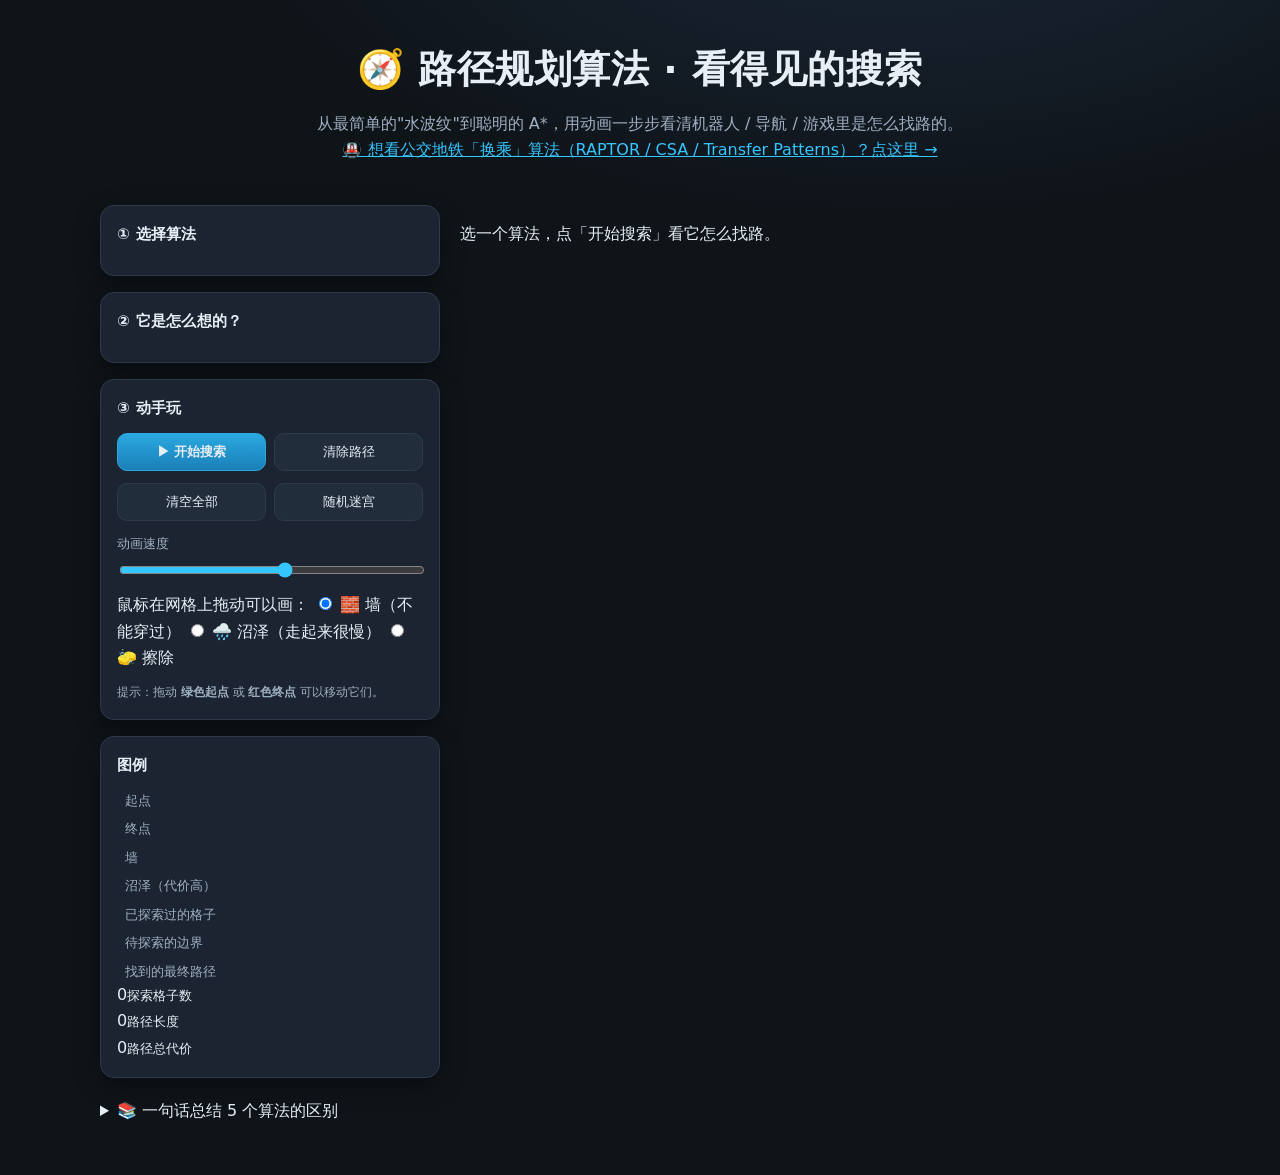
<file: index.html>
<!DOCTYPE html>
<html lang="zh-CN">
<head>
  <meta charset="UTF-8" />
  <meta name="viewport" content="width=device-width, initial-scale=1.0" />
  <title>路径规划算法 · 网页互动讲解</title>
  <link rel="stylesheet" href="style.css?v=3" />
</head>
<body>
  <header class="hero">
    <h1>🧭 路径规划算法 · 看得见的搜索</h1>
    <p class="subtitle">
      从最简单的"水波纹"到聪明的 A*，用动画一步步看清机器人 / 导航 / 游戏里是怎么找路的。
    </p>
    <p class="subtitle"><a href="transit.html" style="color:var(--accent)">🚇 想看公交地铁「换乘」算法（RAPTOR / CSA / Transfer Patterns）？点这里 →</a></p>
  </header>

  <main class="layout">
    <!-- 左侧：控制面板 + 讲解 -->
    <aside class="sidebar">
      <section class="panel">
        <h2>① 选择算法</h2>
        <div class="algo-list" id="algoList">
          <!-- 由 JS 注入 -->
        </div>
      </section>

      <section class="panel" id="explainPanel">
        <h2>② 它是怎么想的？</h2>
        <div class="explain" id="explain">
          <!-- 由 JS 注入 -->
        </div>
      </section>

      <section class="panel">
        <h2>③ 动手玩</h2>
        <div class="controls">
          <div class="ctrl-row">
            <button id="runBtn" class="btn btn-primary">▶ 开始搜索</button>
            <button id="clearPathBtn" class="btn">清除路径</button>
          </div>
          <div class="ctrl-row">
            <button id="resetWallBtn" class="btn">清空全部</button>
            <button id="mazeBtn" class="btn">随机迷宫</button>
          </div>

          <label class="slider-label">
            动画速度
            <input type="range" id="speed" min="1" max="100" value="55" />
          </label>

          <div class="tool-picker" id="toolPicker">
            <span class="tool-title">鼠标在网格上拖动可以画：</span>
            <label><input type="radio" name="tool" value="wall" checked /> 🧱 墙（不能穿过）</label>
            <label><input type="radio" name="tool" value="weight" /> 🌧️ 沼泽（走起来很慢）</label>
            <label><input type="radio" name="tool" value="erase" /> 🧽 擦除</label>
          </div>
          <p class="hint">提示：拖动 <b>绿色起点</b> 或 <b>红色终点</b> 可以移动它们。</p>
        </div>
      </section>

      <section class="panel legend-panel">
        <h2>图例</h2>
        <ul class="legend">
          <li><span class="sw start"></span> 起点</li>
          <li><span class="sw end"></span> 终点</li>
          <li><span class="sw wall"></span> 墙</li>
          <li><span class="sw weight"></span> 沼泽（代价高）</li>
          <li><span class="sw visited"></span> 已探索过的格子</li>
          <li><span class="sw frontier"></span> 待探索的边界</li>
          <li><span class="sw path"></span> 找到的最终路径</li>
        </ul>
        <div class="stats" id="stats">
          <div><span class="num" id="statVisited">0</span><small>探索格子数</small></div>
          <div><span class="num" id="statLength">0</span><small>路径长度</small></div>
          <div><span class="num" id="statCost">0</span><small>路径总代价</small></div>
        </div>
      </section>
    </aside>

    <!-- 右侧：网格 -->
    <section class="grid-area">
      <div class="grid-wrap">
        <div id="grid" class="grid" aria-label="寻路网格"></div>
      </div>
      <p class="caption" id="caption">选一个算法，点「开始搜索」看它怎么找路。</p>
    </section>
  </main>

  <footer class="foot">
    <details>
      <summary>📚 一句话总结 5 个算法的区别</summary>
      <div class="summary-grid">
        <div><b>BFS 广度优先</b><span>像水波一圈圈扩散，盲目但保证步数最短。</span></div>
        <div><b>DFS 深度优先</b><span>一条路走到黑，撞墙再回头，能找到路但常常绕远。</span></div>
        <div><b>Dijkstra</b><span>BFS 的加强版，会算"代价"，沼泽会绕开，仍是盲目扩散。</span></div>
        <div><b>贪婪最佳优先</b><span>只盯着终点猛冲，速度快但容易被墙骗、不保证最优。</span></div>
        <div><b>A*</b><span>既看"已走多远"又看"还差多远"，又快又能找到最优路径。</span></div>
      </div>
    </details>
  </footer>

  <script src="script.js?v=3"></script>
</body>
</html>
</file>
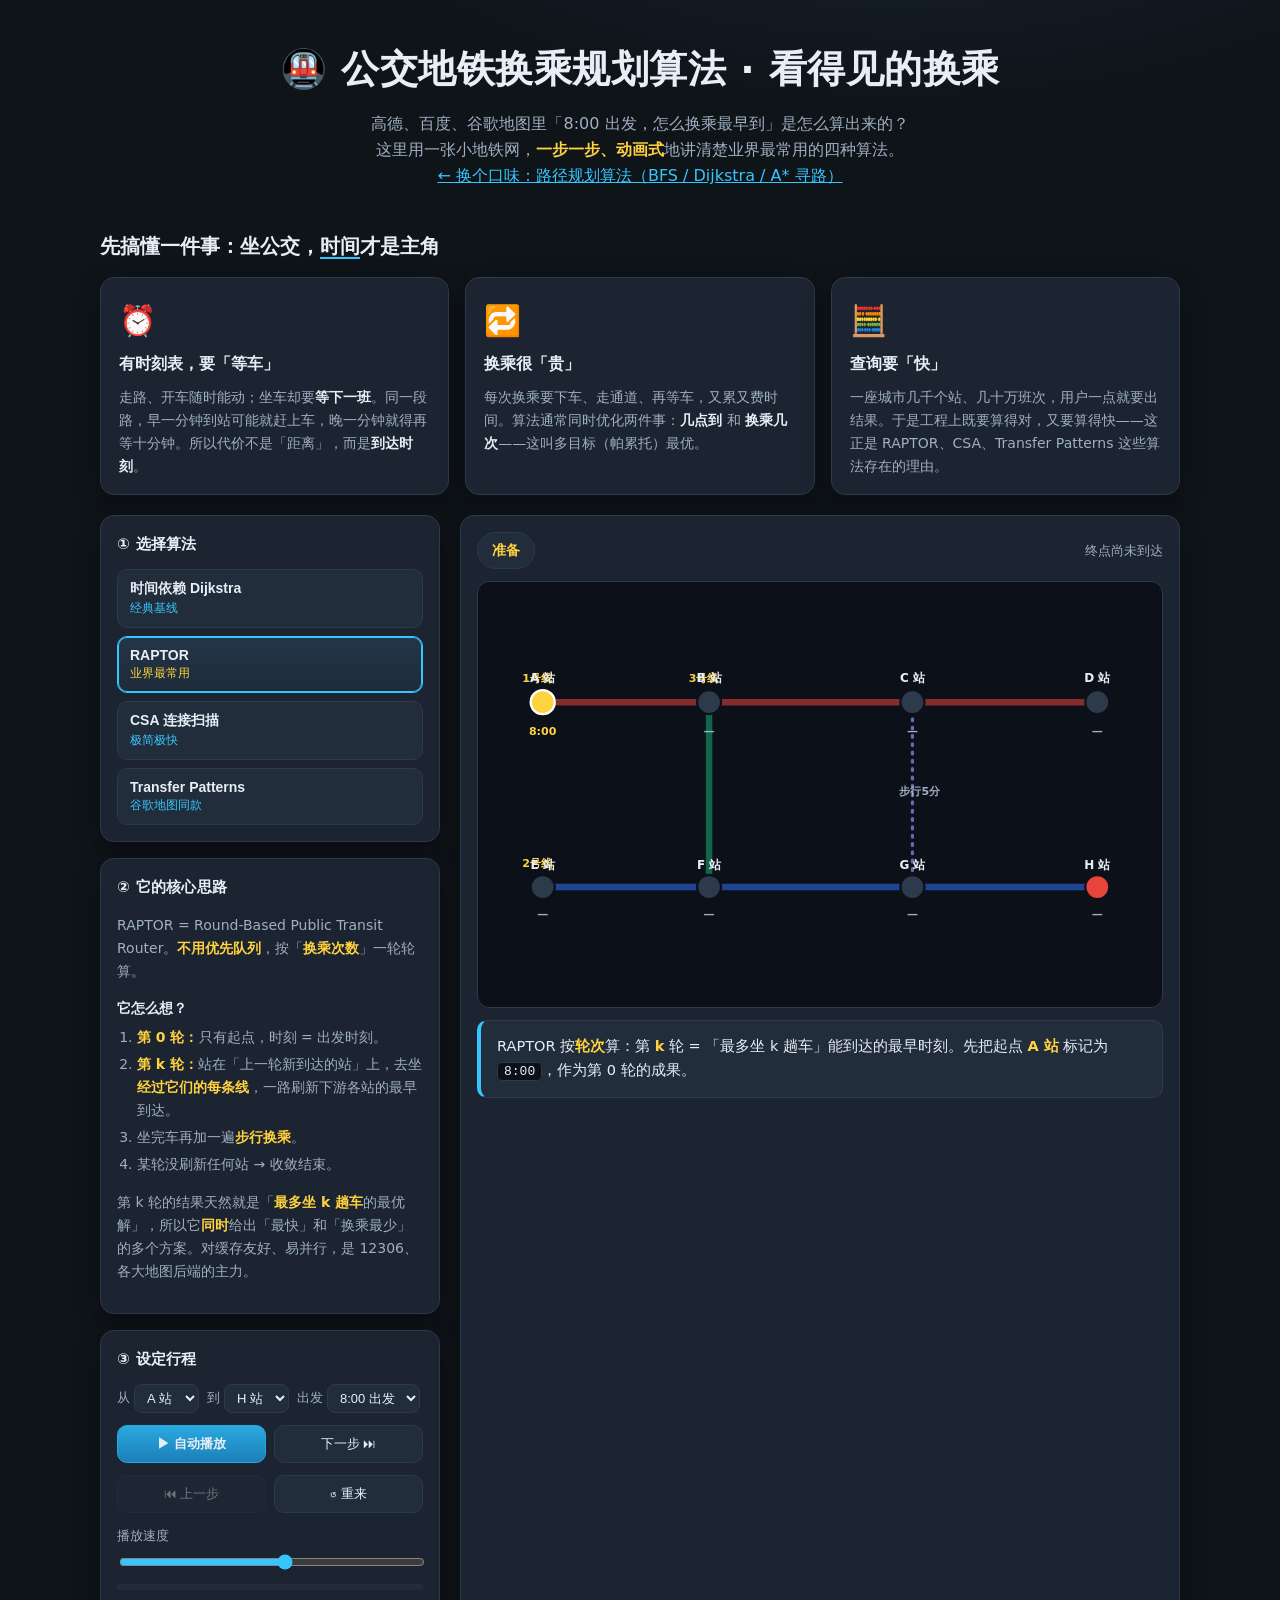
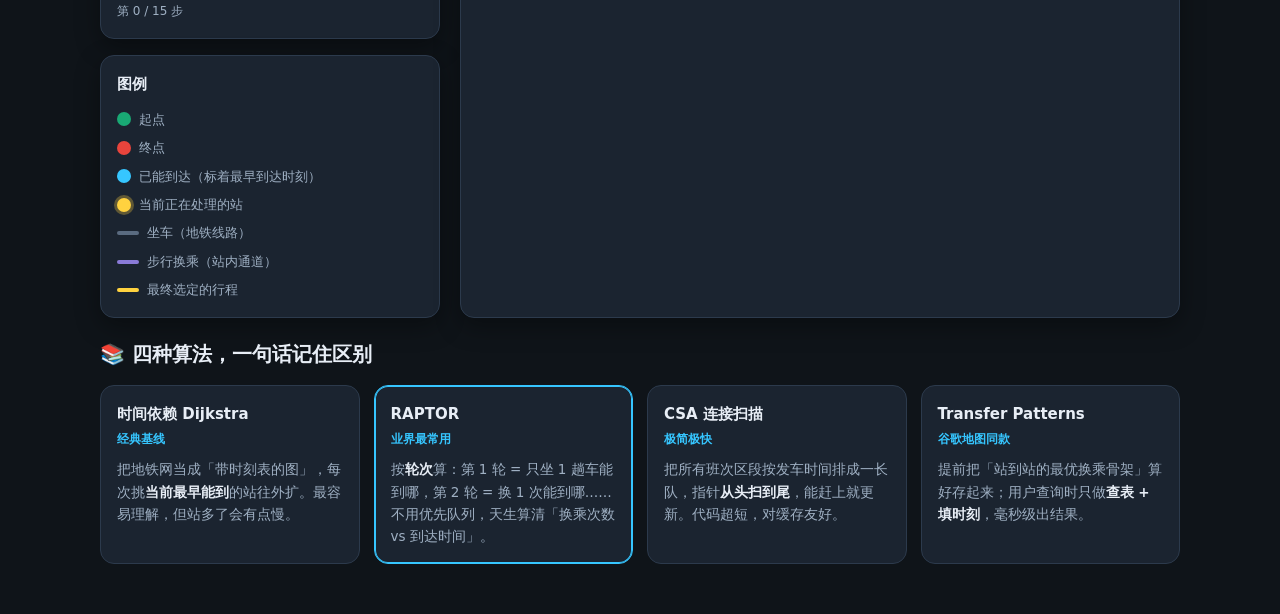
<file: transit.html>
<!DOCTYPE html>
<html lang="zh-CN">
<head>
  <meta charset="UTF-8" />
  <meta name="viewport" content="width=device-width, initial-scale=1.0" />
  <title>公交地铁换乘规划算法 · 一步一步看懂</title>
  <link rel="stylesheet" href="transit.css?v=1" />
</head>
<body>
  <header class="hero">
    <h1>🚇 公交地铁换乘规划算法 · 看得见的换乘</h1>
    <p class="subtitle">
      高德、百度、谷歌地图里「8:00 出发，怎么换乘最早到」是怎么算出来的？<br/>
      这里用一张小地铁网，<b>一步一步、动画式</b>地讲清楚业界最常用的四种算法。
    </p>
    <p class="subtitle"><a href="index.html" style="color:var(--accent)">← 换个口味：路径规划算法（BFS / Dijkstra / A* 寻路）</a></p>
  </header>

  <!-- 为什么坐车的算法跟走路 / 开车不一样 -->
  <section class="intro">
    <h2>先搞懂一件事：坐公交，<u>时间</u>才是主角</h2>
    <div class="intro-grid">
      <div class="intro-card">
        <span class="big">⏰</span>
        <h3>有时刻表，要「等车」</h3>
        <p>走路、开车随时能动；坐车却要<b>等下一班</b>。同一段路，早一分钟到站可能就赶上车，晚一分钟就得再等十分钟。所以代价不是「距离」，而是<b>到达时刻</b>。</p>
      </div>
      <div class="intro-card">
        <span class="big">🔁</span>
        <h3>换乘很「贵」</h3>
        <p>每次换乘要下车、走通道、再等车，又累又费时间。算法通常同时优化两件事：<b>几点到</b> 和 <b>换乘几次</b>——这叫多目标（帕累托）最优。</p>
      </div>
      <div class="intro-card">
        <span class="big">🧮</span>
        <h3>查询要「快」</h3>
        <p>一座城市几千个站、几十万班次，用户一点就要出结果。于是工程上既要算得对，又要算得快——这正是 RAPTOR、CSA、Transfer&nbsp;Patterns 这些算法存在的理由。</p>
      </div>
    </div>
  </section>

  <main class="layout">
    <!-- 左侧：算法选择 + 讲解 + 控制 -->
    <aside class="sidebar">
      <section class="panel">
        <h2>① 选择算法</h2>
        <div class="algo-list" id="algoList"><!-- JS 注入 --></div>
      </section>

      <section class="panel" id="explainPanel">
        <h2>② 它的核心思路</h2>
        <div class="explain" id="explain"><!-- JS 注入 --></div>
      </section>

      <section class="panel">
        <h2>③ 设定行程</h2>
        <div class="controls">
          <div class="ctrl-row query">
            <label>从 <select id="srcSel"></select></label>
            <label>到 <select id="dstSel"></select></label>
            <label>出发 <select id="depSel"></select></label>
          </div>
          <div class="ctrl-row">
            <button id="playBtn" class="btn btn-primary">▶ 自动播放</button>
            <button id="stepBtn" class="btn">下一步 ⏭</button>
          </div>
          <div class="ctrl-row">
            <button id="prevBtn" class="btn">⏮ 上一步</button>
            <button id="resetBtn" class="btn">↺ 重来</button>
          </div>
          <label class="slider-label">
            播放速度
            <input type="range" id="speed" min="1" max="100" value="55" />
          </label>
          <div class="progress"><div class="progress-bar" id="progressBar"></div></div>
          <p class="hint" id="progressText">第 0 / 0 步</p>
        </div>
      </section>

      <section class="panel legend-panel">
        <h2>图例</h2>
        <ul class="legend">
          <li><span class="dot src"></span> 起点</li>
          <li><span class="dot dst"></span> 终点</li>
          <li><span class="dot reached"></span> 已能到达（标着最早到达时刻）</li>
          <li><span class="dot active"></span> 当前正在处理的站</li>
          <li><span class="line ride"></span> 坐车（地铁线路）</li>
          <li><span class="line walk"></span> 步行换乘（站内通道）</li>
          <li><span class="line path"></span> 最终选定的行程</li>
        </ul>
      </section>
    </aside>

    <!-- 右侧：地图 + 解说 -->
    <section class="stage">
      <div class="stage-head">
        <div class="round-badge" id="roundBadge">准备就绪</div>
        <div class="result-chip" id="resultChip">点「下一步」或「自动播放」开始</div>
      </div>

      <div class="map-wrap">
        <svg id="map" viewBox="0 0 740 460" aria-label="地铁网络图"></svg>
      </div>

      <!-- CSA 专用：连接（班次区段）扫描条 -->
      <div class="conn-strip" id="connStrip" hidden>
        <div class="conn-strip-title">所有「区段」按<b>发车时刻</b>排好队，指针从左往右扫一遍：</div>
        <div class="conn-track" id="connTrack"></div>
      </div>

      <div class="narration" id="narration">选好算法和行程，点下面的按钮，跟着解说一步步看。</div>
    </section>
  </main>

  <!-- 对比总结 -->
  <footer class="foot">
    <h2>📚 四种算法，一句话记住区别</h2>
    <div class="cmp">
      <div class="cmp-card">
        <h4>时间依赖 Dijkstra</h4>
        <p class="tag">经典基线</p>
        <p>把地铁网当成「带时刻表的图」，每次挑<b>当前最早能到</b>的站往外扩。最容易理解，但站多了会有点慢。</p>
      </div>
      <div class="cmp-card highlight">
        <h4>RAPTOR</h4>
        <p class="tag">业界最常用</p>
        <p>按<b>轮次</b>算：第 1 轮 = 只坐 1 趟车能到哪，第 2 轮 = 换 1 次能到哪……不用优先队列，天生算清「换乘次数 vs 到达时间」。</p>
      </div>
      <div class="cmp-card">
        <h4>CSA 连接扫描</h4>
        <p class="tag">极简极快</p>
        <p>把所有班次区段按发车时间排成一长队，指针<b>从头扫到尾</b>，能赶上就更新。代码超短，对缓存友好。</p>
      </div>
      <div class="cmp-card">
        <h4>Transfer Patterns</h4>
        <p class="tag">谷歌地图同款</p>
        <p>提前把「站到站的最优换乘骨架」算好存起来；用户查询时只做<b>查表 + 填时刻</b>，毫秒级出结果。</p>
      </div>
    </div>
  </footer>

  <script src="transit.js?v=1"></script>
</body>
</html>
</file>
<file: style.css>
:root {
  --bg: #0f1419;
  --bg-soft: #161d26;
  --panel: #1b2430;
  --panel-2: #222d3b;
  --ink: #e8eef6;
  --ink-soft: #9fb0c3;
  --line: #2c3a4c;
  --accent: #36c6ff;
  --accent-2: #ffd23f;
  --src: #19a974;
  --dst: #e8443c;
  --reached: #36c6ff;
  --active: #ffd23f;
  --ride: #5a6b80;
  --walk: #8a7bd8;
  --path: #ffd23f;
  --shadow: 0 8px 24px rgba(0,0,0,.35);
  --radius: 14px;
}

* { box-sizing: border-box; }
html, body { margin: 0; padding: 0; }
body {
  background: radial-gradient(1200px 600px at 70% -10%, #1a2738 0%, var(--bg) 55%);
  color: var(--ink);
  font-family: "PingFang SC", "Microsoft YaHei", system-ui, -apple-system, Segoe UI, Roboto, sans-serif;
  line-height: 1.65;
}

/* ---------- Hero ---------- */
.hero {
  text-align: center;
  padding: 38px 20px 22px;
}
.hero h1 { margin: 0 0 10px; font-size: clamp(24px, 3.4vw, 38px); letter-spacing: .5px; }
.subtitle { margin: 0 auto; max-width: 760px; color: var(--ink-soft); font-size: 16px; }
.subtitle b { color: var(--accent-2); }

/* ---------- Intro ---------- */
.intro { max-width: 1120px; margin: 6px auto 8px; padding: 0 20px; }
.intro h2 { font-size: 20px; margin: 18px 0 14px; }
.intro h2 u { text-decoration-color: var(--accent); text-underline-offset: 4px; }
.intro-grid { display: grid; grid-template-columns: repeat(3, 1fr); gap: 16px; }
.intro-card {
  background: var(--panel); border: 1px solid var(--line);
  border-radius: var(--radius); padding: 18px 18px 16px; box-shadow: var(--shadow);
}
.intro-card .big { font-size: 30px; display: block; margin-bottom: 6px; }
.intro-card h3 { margin: 0 0 8px; font-size: 16px; }
.intro-card p { margin: 0; color: var(--ink-soft); font-size: 14px; }
.intro-card b { color: var(--ink); }

/* ---------- Layout ---------- */
.layout {
  display: grid; grid-template-columns: 340px 1fr; gap: 20px;
  max-width: 1120px; margin: 20px auto; padding: 0 20px;
}
.sidebar { display: flex; flex-direction: column; gap: 16px; }
.panel {
  background: var(--panel); border: 1px solid var(--line);
  border-radius: var(--radius); padding: 16px; box-shadow: var(--shadow);
}
.panel h2 { margin: 0 0 12px; font-size: 15px; color: var(--ink); letter-spacing: .3px; }

/* ---------- Algorithm list ---------- */
.algo-list { display: flex; flex-direction: column; gap: 8px; }
.algo-btn {
  text-align: left; background: var(--panel-2); border: 1px solid var(--line);
  color: var(--ink); border-radius: 10px; padding: 10px 12px; cursor: pointer;
  transition: .15s; display: flex; flex-direction: column; gap: 2px;
}
.algo-btn:hover { border-color: var(--accent); transform: translateY(-1px); }
.algo-btn.active { border-color: var(--accent); background: linear-gradient(180deg, #243648, #1d2a39); box-shadow: 0 0 0 1px var(--accent) inset; }
.algo-btn .name { font-weight: 700; font-size: 14px; }
.algo-btn .tag { font-size: 12px; color: var(--accent); }
.algo-btn.active .tag { color: var(--accent-2); }

/* ---------- Explain ---------- */
.explain { font-size: 14px; color: var(--ink-soft); }
.explain h4 { color: var(--ink); margin: 12px 0 6px; font-size: 14px; }
.explain ol { margin: 6px 0; padding-left: 20px; }
.explain li { margin: 4px 0; }
.explain b { color: var(--accent-2); }
.explain .pill {
  display: inline-block; background: var(--panel-2); border: 1px solid var(--line);
  border-radius: 999px; padding: 1px 9px; font-size: 12px; margin: 2px 4px 2px 0; color: var(--ink);
}

/* ---------- Controls ---------- */
.controls { display: flex; flex-direction: column; gap: 12px; }
.ctrl-row { display: flex; gap: 8px; }
.ctrl-row.query { flex-wrap: wrap; }
.ctrl-row.query label { font-size: 13px; color: var(--ink-soft); display: flex; align-items: center; gap: 4px; }
select {
  background: var(--panel-2); color: var(--ink); border: 1px solid var(--line);
  border-radius: 8px; padding: 5px 8px; font-size: 13px;
}
.btn {
  flex: 1; cursor: pointer; border: 1px solid var(--line); background: var(--panel-2);
  color: var(--ink); border-radius: 10px; padding: 9px 10px; font-size: 13px; transition: .15s;
}
.btn:hover { border-color: var(--accent); }
.btn:disabled { opacity: .4; cursor: not-allowed; }
.btn-primary { background: linear-gradient(180deg, #2aa9e0, #1b7fb8); border-color: #2aa9e0; font-weight: 700; }
.slider-label { font-size: 13px; color: var(--ink-soft); display: flex; flex-direction: column; gap: 6px; }
input[type="range"] { width: 100%; accent-color: var(--accent); }
.progress { height: 6px; background: var(--panel-2); border-radius: 999px; overflow: hidden; }
.progress-bar { height: 100%; width: 0; background: linear-gradient(90deg, var(--accent), var(--accent-2)); transition: width .2s; }
.hint { margin: 0; font-size: 12px; color: var(--ink-soft); }

/* ---------- Legend ---------- */
.legend { list-style: none; margin: 0; padding: 0; display: flex; flex-direction: column; gap: 7px; font-size: 13px; color: var(--ink-soft); }
.legend li { display: flex; align-items: center; gap: 8px; }
.dot { width: 14px; height: 14px; border-radius: 50%; display: inline-block; flex: none; }
.dot.src { background: var(--src); }
.dot.dst { background: var(--dst); }
.dot.reached { background: var(--reached); }
.dot.active { background: var(--active); box-shadow: 0 0 0 3px rgba(255,210,63,.3); }
.legend .line { width: 22px; height: 4px; border-radius: 3px; display: inline-block; flex: none; }
.legend .line.ride { background: var(--ride); }
.legend .line.walk { background: var(--walk); background-image: repeating-linear-gradient(90deg, var(--walk) 0 4px, transparent 4px 8px); }
.legend .line.path { background: var(--path); }

/* ---------- Stage ---------- */
.stage {
  background: var(--panel); border: 1px solid var(--line);
  border-radius: var(--radius); padding: 16px; box-shadow: var(--shadow);
  display: flex; flex-direction: column; gap: 12px;
}
.stage-head { display: flex; justify-content: space-between; align-items: center; gap: 12px; flex-wrap: wrap; }
.round-badge {
  background: var(--panel-2); border: 1px solid var(--line); border-radius: 999px;
  padding: 6px 14px; font-weight: 700; font-size: 14px; color: var(--accent-2);
}
.result-chip { font-size: 13px; color: var(--ink-soft); }
.result-chip b { color: var(--src); }

.map-wrap { background: #0c1119; border: 1px solid var(--line); border-radius: 12px; overflow: hidden; }
#map { width: 100%; height: auto; display: block; }

/* SVG element styling */
.edge-ride { stroke-width: 7; fill: none; stroke-linecap: round; opacity: .55; }
.edge-walk { stroke: var(--walk); stroke-width: 3.5; fill: none; stroke-dasharray: 2 7; stroke-linecap: round; opacity: .8; }
.edge-highlight { stroke: var(--active); stroke-width: 9; fill: none; stroke-linecap: round; opacity: .9; }
.edge-path { stroke: var(--path); stroke-width: 9; fill: none; stroke-linecap: round; }
.edge-path.walk { stroke-dasharray: 3 8; }

.stop-circle { stroke: #0c1119; stroke-width: 2.5; fill: #2c3a4c; transition: fill .25s, r .2s; }
.stop-circle.reached { fill: var(--reached); }
.stop-circle.src { fill: var(--src); }
.stop-circle.dst { fill: var(--dst); }
.stop-circle.active { fill: var(--active); stroke: #fff; }
.stop-name { fill: var(--ink); font-size: 13px; font-weight: 700; text-anchor: middle; }
.stop-time { fill: var(--accent-2); font-size: 12px; font-weight: 700; text-anchor: middle; }
.stop-time.dim { fill: var(--ink-soft); }
@keyframes pulse { 0%,100% { r: 13; } 50% { r: 17; } }
.stop-circle.active { animation: pulse 1.1s ease-in-out infinite; }

/* ---------- CSA connection strip ---------- */
.conn-strip { background: #0c1119; border: 1px solid var(--line); border-radius: 12px; padding: 12px; }
.conn-strip-title { font-size: 13px; color: var(--ink-soft); margin-bottom: 10px; }
.conn-strip-title b { color: var(--accent-2); }
.conn-track { display: flex; gap: 6px; overflow-x: auto; padding-bottom: 6px; }
.conn-cell {
  flex: none; min-width: 66px; border: 1px solid var(--line); border-radius: 8px;
  padding: 6px 8px; background: var(--panel-2); font-size: 12px; text-align: center;
  transition: .15s; opacity: .5;
}
.conn-cell .seg { font-weight: 700; }
.conn-cell .tm { color: var(--ink-soft); font-size: 11px; }
.conn-cell.done { opacity: .85; }
.conn-cell.used { border-color: var(--src); box-shadow: 0 0 0 1px var(--src) inset; }
.conn-cell.cur { opacity: 1; border-color: var(--active); box-shadow: 0 0 0 2px var(--active) inset; transform: translateY(-3px); }

/* ---------- Narration ---------- */
.narration {
  background: var(--panel-2); border: 1px solid var(--line); border-left: 4px solid var(--accent);
  border-radius: 10px; padding: 14px 16px; font-size: 14.5px; min-height: 60px;
}
.narration b { color: var(--accent-2); }
.narration .ok { color: var(--src); font-weight: 700; }
.narration .skip { color: var(--dst); }
.narration code { background: #0c1119; border: 1px solid var(--line); border-radius: 5px; padding: 1px 6px; font-size: 13px; }

/* ---------- Footer compare ---------- */
.foot { max-width: 1120px; margin: 12px auto 50px; padding: 0 20px; }
.foot h2 { font-size: 20px; margin: 18px 0 14px; }
.cmp { display: grid; grid-template-columns: repeat(4, 1fr); gap: 14px; }
.cmp-card { background: var(--panel); border: 1px solid var(--line); border-radius: var(--radius); padding: 16px; }
.cmp-card.highlight { border-color: var(--accent); box-shadow: 0 0 0 1px var(--accent) inset; }
.cmp-card h4 { margin: 0 0 4px; font-size: 15px; }
.cmp-card .tag { margin: 0 0 8px; font-size: 12px; color: var(--accent); font-weight: 700; }
.cmp-card p { margin: 0; font-size: 13.5px; color: var(--ink-soft); }
.cmp-card b { color: var(--ink); }

/* ---------- Responsive ---------- */
@media (max-width: 900px) {
  .layout { grid-template-columns: 1fr; }
  .intro-grid { grid-template-columns: 1fr; }
  .cmp { grid-template-columns: 1fr 1fr; }
}
@media (max-width: 560px) {
  .cmp { grid-template-columns: 1fr; }
}
</file>
<file: transit.css>
:root {
  --bg: #0f1419;
  --bg-soft: #161d26;
  --panel: #1b2430;
  --panel-2: #222d3b;
  --ink: #e8eef6;
  --ink-soft: #9fb0c3;
  --line: #2c3a4c;
  --accent: #36c6ff;
  --accent-2: #ffd23f;
  --src: #19a974;
  --dst: #e8443c;
  --reached: #36c6ff;
  --active: #ffd23f;
  --ride: #5a6b80;
  --walk: #8a7bd8;
  --path: #ffd23f;
  --shadow: 0 8px 24px rgba(0,0,0,.35);
  --radius: 14px;
}

* { box-sizing: border-box; }
html, body { margin: 0; padding: 0; }
body {
  background: radial-gradient(1200px 600px at 70% -10%, #1a2738 0%, var(--bg) 55%);
  color: var(--ink);
  font-family: "PingFang SC", "Microsoft YaHei", system-ui, -apple-system, Segoe UI, Roboto, sans-serif;
  line-height: 1.65;
}

/* ---------- Hero ---------- */
.hero {
  text-align: center;
  padding: 38px 20px 22px;
}
.hero h1 { margin: 0 0 10px; font-size: clamp(24px, 3.4vw, 38px); letter-spacing: .5px; }
.subtitle { margin: 0 auto; max-width: 760px; color: var(--ink-soft); font-size: 16px; }
.subtitle b { color: var(--accent-2); }

/* ---------- Intro ---------- */
.intro { max-width: 1120px; margin: 6px auto 8px; padding: 0 20px; }
.intro h2 { font-size: 20px; margin: 18px 0 14px; }
.intro h2 u { text-decoration-color: var(--accent); text-underline-offset: 4px; }
.intro-grid { display: grid; grid-template-columns: repeat(3, 1fr); gap: 16px; }
.intro-card {
  background: var(--panel); border: 1px solid var(--line);
  border-radius: var(--radius); padding: 18px 18px 16px; box-shadow: var(--shadow);
}
.intro-card .big { font-size: 30px; display: block; margin-bottom: 6px; }
.intro-card h3 { margin: 0 0 8px; font-size: 16px; }
.intro-card p { margin: 0; color: var(--ink-soft); font-size: 14px; }
.intro-card b { color: var(--ink); }

/* ---------- Layout ---------- */
.layout {
  display: grid; grid-template-columns: 340px 1fr; gap: 20px;
  max-width: 1120px; margin: 20px auto; padding: 0 20px;
}
.sidebar { display: flex; flex-direction: column; gap: 16px; }
.panel {
  background: var(--panel); border: 1px solid var(--line);
  border-radius: var(--radius); padding: 16px; box-shadow: var(--shadow);
}
.panel h2 { margin: 0 0 12px; font-size: 15px; color: var(--ink); letter-spacing: .3px; }

/* ---------- Algorithm list ---------- */
.algo-list { display: flex; flex-direction: column; gap: 8px; }
.algo-btn {
  text-align: left; background: var(--panel-2); border: 1px solid var(--line);
  color: var(--ink); border-radius: 10px; padding: 10px 12px; cursor: pointer;
  transition: .15s; display: flex; flex-direction: column; gap: 2px;
}
.algo-btn:hover { border-color: var(--accent); transform: translateY(-1px); }
.algo-btn.active { border-color: var(--accent); background: linear-gradient(180deg, #243648, #1d2a39); box-shadow: 0 0 0 1px var(--accent) inset; }
.algo-btn .name { font-weight: 700; font-size: 14px; }
.algo-btn .tag { font-size: 12px; color: var(--accent); }
.algo-btn.active .tag { color: var(--accent-2); }

/* ---------- Explain ---------- */
.explain { font-size: 14px; color: var(--ink-soft); }
.explain h4 { color: var(--ink); margin: 12px 0 6px; font-size: 14px; }
.explain ol { margin: 6px 0; padding-left: 20px; }
.explain li { margin: 4px 0; }
.explain b { color: var(--accent-2); }
.explain .pill {
  display: inline-block; background: var(--panel-2); border: 1px solid var(--line);
  border-radius: 999px; padding: 1px 9px; font-size: 12px; margin: 2px 4px 2px 0; color: var(--ink);
}

/* ---------- Controls ---------- */
.controls { display: flex; flex-direction: column; gap: 12px; }
.ctrl-row { display: flex; gap: 8px; }
.ctrl-row.query { flex-wrap: wrap; }
.ctrl-row.query label { font-size: 13px; color: var(--ink-soft); display: flex; align-items: center; gap: 4px; }
select {
  background: var(--panel-2); color: var(--ink); border: 1px solid var(--line);
  border-radius: 8px; padding: 5px 8px; font-size: 13px;
}
.btn {
  flex: 1; cursor: pointer; border: 1px solid var(--line); background: var(--panel-2);
  color: var(--ink); border-radius: 10px; padding: 9px 10px; font-size: 13px; transition: .15s;
}
.btn:hover { border-color: var(--accent); }
.btn:disabled { opacity: .4; cursor: not-allowed; }
.btn-primary { background: linear-gradient(180deg, #2aa9e0, #1b7fb8); border-color: #2aa9e0; font-weight: 700; }
.slider-label { font-size: 13px; color: var(--ink-soft); display: flex; flex-direction: column; gap: 6px; }
input[type="range"] { width: 100%; accent-color: var(--accent); }
.progress { height: 6px; background: var(--panel-2); border-radius: 999px; overflow: hidden; }
.progress-bar { height: 100%; width: 0; background: linear-gradient(90deg, var(--accent), var(--accent-2)); transition: width .2s; }
.hint { margin: 0; font-size: 12px; color: var(--ink-soft); }

/* ---------- Legend ---------- */
.legend { list-style: none; margin: 0; padding: 0; display: flex; flex-direction: column; gap: 7px; font-size: 13px; color: var(--ink-soft); }
.legend li { display: flex; align-items: center; gap: 8px; }
.dot { width: 14px; height: 14px; border-radius: 50%; display: inline-block; flex: none; }
.dot.src { background: var(--src); }
.dot.dst { background: var(--dst); }
.dot.reached { background: var(--reached); }
.dot.active { background: var(--active); box-shadow: 0 0 0 3px rgba(255,210,63,.3); }
.legend .line { width: 22px; height: 4px; border-radius: 3px; display: inline-block; flex: none; }
.legend .line.ride { background: var(--ride); }
.legend .line.walk { background: var(--walk); background-image: repeating-linear-gradient(90deg, var(--walk) 0 4px, transparent 4px 8px); }
.legend .line.path { background: var(--path); }

/* ---------- Stage ---------- */
.stage {
  background: var(--panel); border: 1px solid var(--line);
  border-radius: var(--radius); padding: 16px; box-shadow: var(--shadow);
  display: flex; flex-direction: column; gap: 12px;
}
.stage-head { display: flex; justify-content: space-between; align-items: center; gap: 12px; flex-wrap: wrap; }
.round-badge {
  background: var(--panel-2); border: 1px solid var(--line); border-radius: 999px;
  padding: 6px 14px; font-weight: 700; font-size: 14px; color: var(--accent-2);
}
.result-chip { font-size: 13px; color: var(--ink-soft); }
.result-chip b { color: var(--src); }

.map-wrap { background: #0c1119; border: 1px solid var(--line); border-radius: 12px; overflow: hidden; }
#map { width: 100%; height: auto; display: block; }

/* SVG element styling */
.edge-ride { stroke-width: 7; fill: none; stroke-linecap: round; opacity: .55; }
.edge-walk { stroke: var(--walk); stroke-width: 3.5; fill: none; stroke-dasharray: 2 7; stroke-linecap: round; opacity: .8; }
.edge-highlight { stroke: var(--active); stroke-width: 9; fill: none; stroke-linecap: round; opacity: .9; }
.edge-path { stroke: var(--path); stroke-width: 9; fill: none; stroke-linecap: round; }
.edge-path.walk { stroke-dasharray: 3 8; }

.stop-circle { stroke: #0c1119; stroke-width: 2.5; fill: #2c3a4c; transition: fill .25s, r .2s; }
.stop-circle.reached { fill: var(--reached); }
.stop-circle.src { fill: var(--src); }
.stop-circle.dst { fill: var(--dst); }
.stop-circle.active { fill: var(--active); stroke: #fff; }
.stop-name { fill: var(--ink); font-size: 13px; font-weight: 700; text-anchor: middle; }
.stop-time { fill: var(--accent-2); font-size: 12px; font-weight: 700; text-anchor: middle; }
.stop-time.dim { fill: var(--ink-soft); }
@keyframes pulse { 0%,100% { r: 13; } 50% { r: 17; } }
.stop-circle.active { animation: pulse 1.1s ease-in-out infinite; }

/* ---------- CSA connection strip ---------- */
.conn-strip { background: #0c1119; border: 1px solid var(--line); border-radius: 12px; padding: 12px; }
.conn-strip-title { font-size: 13px; color: var(--ink-soft); margin-bottom: 10px; }
.conn-strip-title b { color: var(--accent-2); }
.conn-track { display: flex; gap: 6px; overflow-x: auto; padding-bottom: 6px; }
.conn-cell {
  flex: none; min-width: 66px; border: 1px solid var(--line); border-radius: 8px;
  padding: 6px 8px; background: var(--panel-2); font-size: 12px; text-align: center;
  transition: .15s; opacity: .5;
}
.conn-cell .seg { font-weight: 700; }
.conn-cell .tm { color: var(--ink-soft); font-size: 11px; }
.conn-cell.done { opacity: .85; }
.conn-cell.used { border-color: var(--src); box-shadow: 0 0 0 1px var(--src) inset; }
.conn-cell.cur { opacity: 1; border-color: var(--active); box-shadow: 0 0 0 2px var(--active) inset; transform: translateY(-3px); }

/* ---------- Narration ---------- */
.narration {
  background: var(--panel-2); border: 1px solid var(--line); border-left: 4px solid var(--accent);
  border-radius: 10px; padding: 14px 16px; font-size: 14.5px; min-height: 60px;
}
.narration b { color: var(--accent-2); }
.narration .ok { color: var(--src); font-weight: 700; }
.narration .skip { color: var(--dst); }
.narration code { background: #0c1119; border: 1px solid var(--line); border-radius: 5px; padding: 1px 6px; font-size: 13px; }

/* ---------- Footer compare ---------- */
.foot { max-width: 1120px; margin: 12px auto 50px; padding: 0 20px; }
.foot h2 { font-size: 20px; margin: 18px 0 14px; }
.cmp { display: grid; grid-template-columns: repeat(4, 1fr); gap: 14px; }
.cmp-card { background: var(--panel); border: 1px solid var(--line); border-radius: var(--radius); padding: 16px; }
.cmp-card.highlight { border-color: var(--accent); box-shadow: 0 0 0 1px var(--accent) inset; }
.cmp-card h4 { margin: 0 0 4px; font-size: 15px; }
.cmp-card .tag { margin: 0 0 8px; font-size: 12px; color: var(--accent); font-weight: 700; }
.cmp-card p { margin: 0; font-size: 13.5px; color: var(--ink-soft); }
.cmp-card b { color: var(--ink); }

/* ---------- Responsive ---------- */
@media (max-width: 900px) {
  .layout { grid-template-columns: 1fr; }
  .intro-grid { grid-template-columns: 1fr; }
  .cmp { grid-template-columns: 1fr 1fr; }
}
@media (max-width: 560px) {
  .cmp { grid-template-columns: 1fr; }
}
</file>
